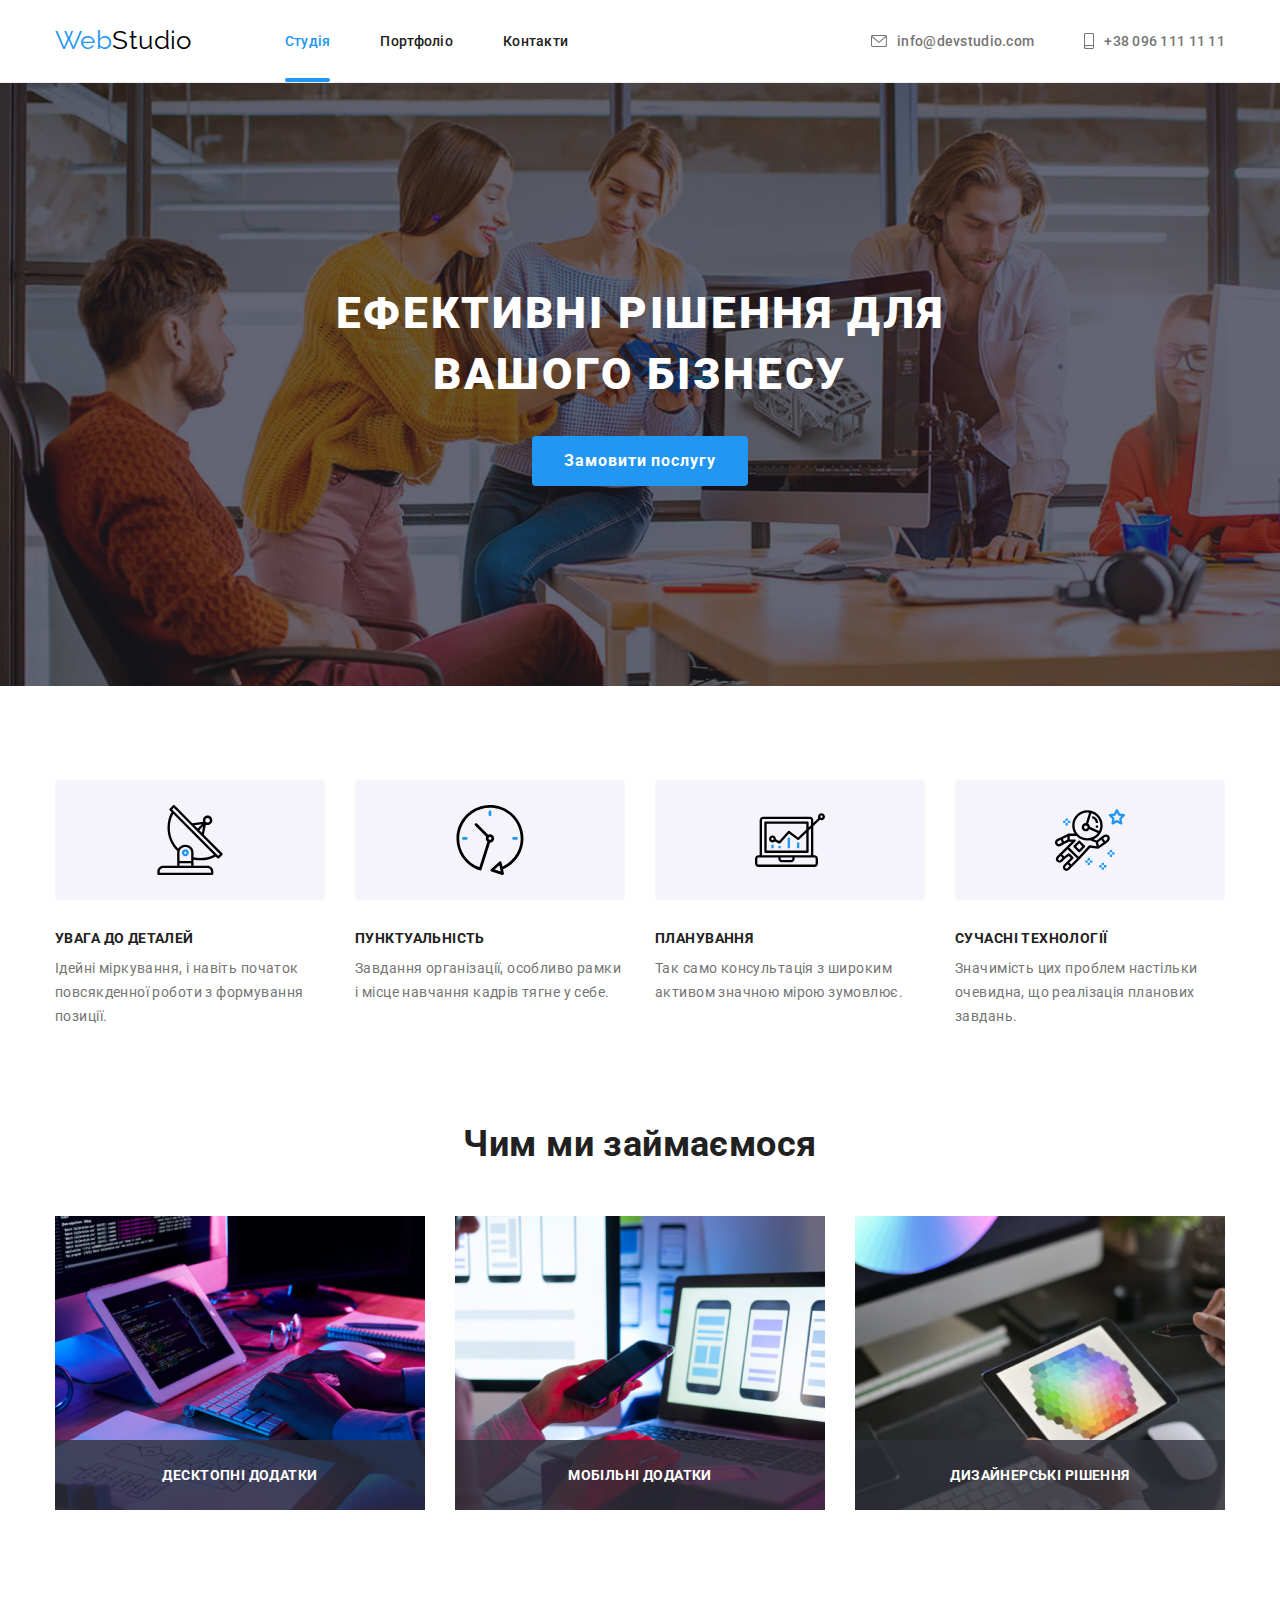
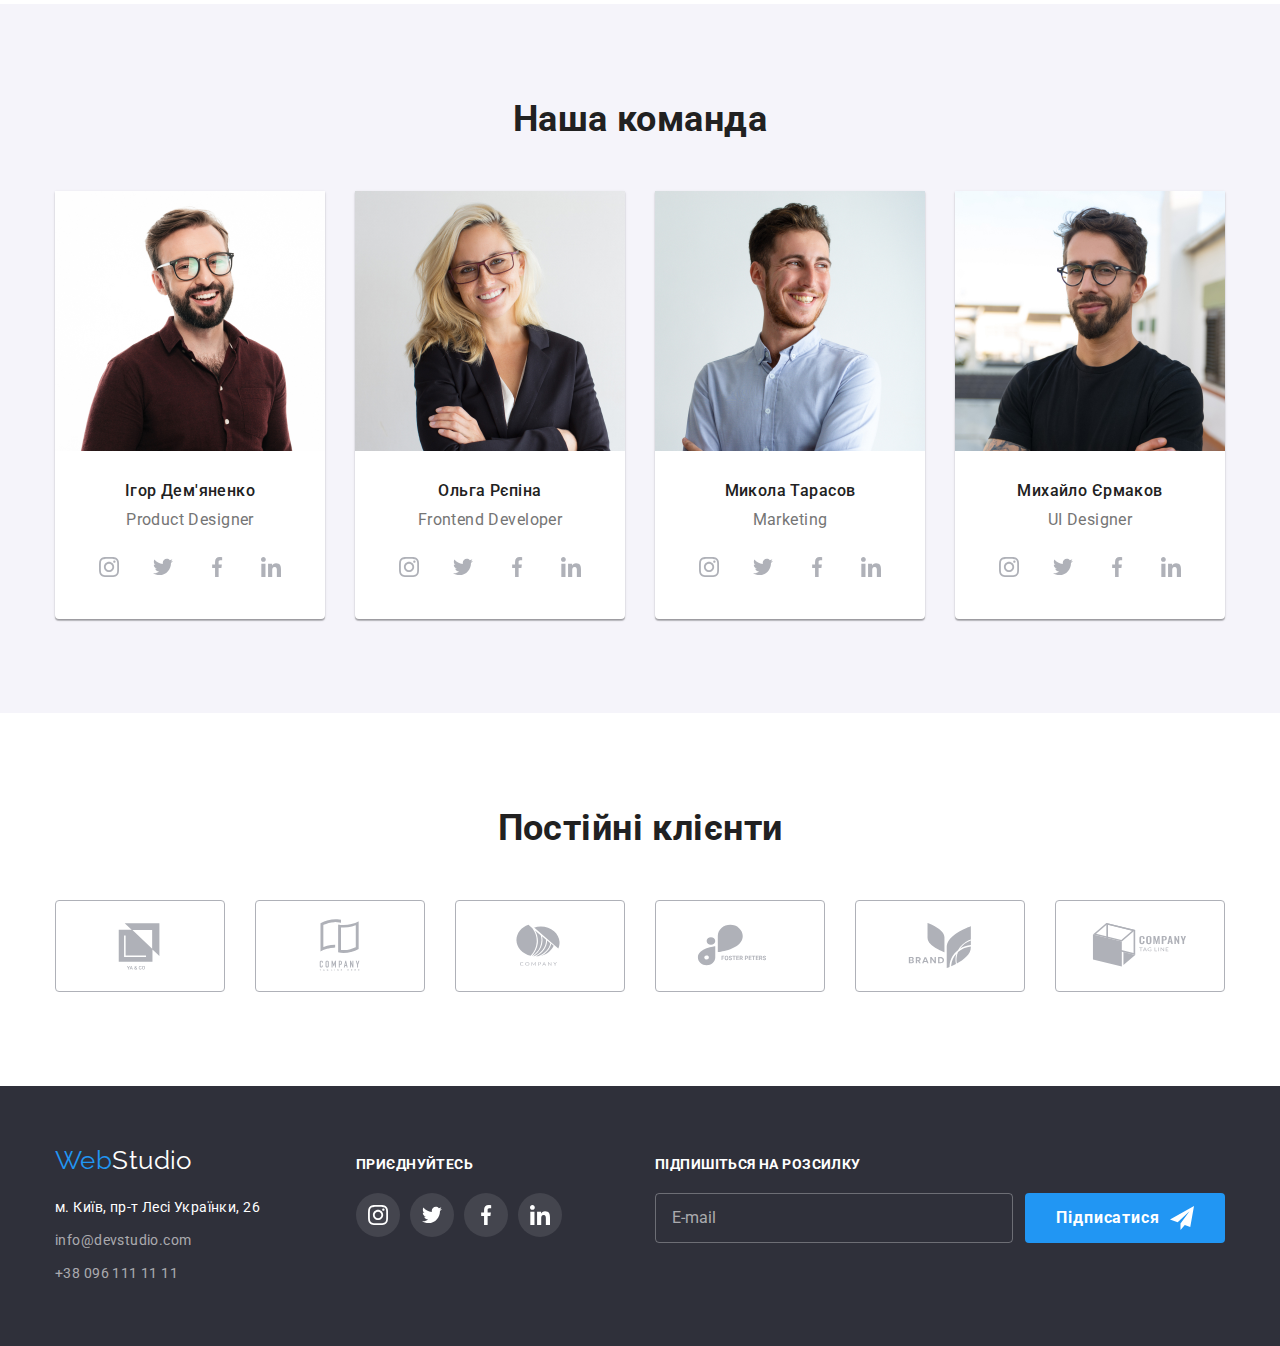
<file: index.html>
<!DOCTYPE html>
<html lang="uk">
  <head>
    <meta charset="UTF-8" />
    <meta http-equiv="X-UA-Compatible" content="IE=edge" />
    <meta name="viewport" content="width=device-width, initial-scale=1.0" />
    <title>Web Studio | Студія</title>

    <link rel="preconnect" href="https://fonts.googleapis.com" />
    <link rel="preconnect" href="https://fonts.gstatic.com" crossorigin />

    <link
      rel="stylesheet"
      href="https://cdnjs.cloudflare.com/ajax/libs/modern-normalize/1.1.0/modern-normalize.min.css"
    />

    <link
      href="https://fonts.googleapis.com/css2?family=Raleway:wght@700&family=Roboto:wght@400;500;700;900&display=swap"
      rel="stylesheet"
    />
    <link rel="stylesheet" href="./css/main.css" />
  </head>
  <body>
    <header class="header">
      <div class="container header-container">
        <a href="#" class="logo logo--light"><span class="logo--main-color">Web</span>Studio</a>
        <nav>
          <ul class="nav-links list">
            <li class="nav-links__item">
              <a class="nav-links__link link active" href="./index.html">Студія</a>
            </li>
            <li class="nav-links__item">
              <a class="nav-links__link link" href="./portfolio.html">Портфоліо</a>
            </li>
            <li class="nav-links__item"><a class="nav-links__link link" href="#">Контакти</a></li>
          </ul>
        </nav>
        <ul class="address-links list">
          <li class="address-links__item">
            <a class="address-links__link link" href="mailto:info@devstudio.com">
              <svg class="address-links__icon" width="16" height="12">
                <use href="./images/symbol-defs.svg#icon-envelope"></use>
              </svg>
              <span>info@devstudio.com</span>
            </a>
          </li>
          <li class="address-links__item">
            <a class="address-links__link link" href="tel:+380961111111">
              <svg class="address-links__icon" width="10" height="16">
                <use href="./images/symbol-defs.svg#icon-smartphone"></use>
              </svg>
              <span>+38 096 111 11 11</span>
            </a>
          </li>
        </ul>
      </div>
    </header>

    <!-- Мейн -->

    <main>
      <section class="banner">
        <div class="banner-container container">
          <h1 class="banner-title">Ефективні рішення для вашого бізнесу</h1>
          <button class="banner-btn button" type="button" data-modal-open>Замовити послугу</button>
        </div>
      </section>
      <section class="features">
        <div class="features-container container">
          <!-- Скритий підзаголовок  
        <h2>Переваги</h2>-->
          <ul class="features-list list">
            <li class="features-list__item">
              <div class="features-list__icon">
                <svg width="70" height="70">
                  <use href="./images/symbol-defs.svg#icon-antenna"></use>
                </svg>
              </div>
              <h3 class="features-list__title">УВАГА ДО ДЕТАЛЕЙ</h3>
              <p class="features-list__descr">
                Ідейні міркування, і навіть початок повсякденної роботи з формування позиції.
              </p>
            </li>
            <li class="features-list__item">
              <div class="features-list__icon">
                <svg width="70" height="70">
                  <use href="./images/symbol-defs.svg#icon-clock"></use>
                </svg>
              </div>
              <h3 class="features-list__title">ПУНКТУАЛЬНІСТЬ</h3>
              <p class="features-list__descr">
                Завдання організації, особливо рамки і місце навчання кадрів тягне у себе.
              </p>
            </li>
            <li class="features-list__item">
              <div class="features-list__icon">
                <svg width="70" height="70">
                  <use href="./images/symbol-defs.svg#icon-diagram"></use>
                </svg>
              </div>
              <h3 class="features-list__title">ПЛАНУВАННЯ</h3>
              <p class="features-list__descr">
                Так само консультація з широким активом значною мірою зумовлює.
              </p>
            </li>
            <li class="features-list__item">
              <div class="features-list__icon">
                <svg width="70" height="70">
                  <use href="./images/symbol-defs.svg#icon-astronaut"></use>
                </svg>
              </div>
              <h3 class="features-list__title">СУЧАСНІ ТЕХНОЛОГІЇ</h3>
              <p class="features-list__descr">
                Значимість цих проблем настільки очевидна, що реалізація планових завдань.
              </p>
            </li>
          </ul>
        </div>
      </section>
      <section class="work">
        <div class="work-container container">
          <h2 class="work__title">Чим ми займаємося</h2>
          <ul class="work-list list">
            <li class="work-list__item">
              <img
                src="./images/box-1.jpg"
                alt="Робочий стіл, на якому монітор, планшет та клавіатура; на клавіатурі руки друкують текст"
                width="370"
              />
              <p class="work-list__descr">Десктопні додатки</p>
            </li>
            <li class="work-list__item">
              <img
                src="./images/box-2.jpg"
                alt="Ноутбук з презентацією, одна рука лежить на клавіатурі, інша тримає телефон"
                width="370"
              />
              <p class="work-list__descr">Мобільні додатки</p>
            </li>
            <li class="work-list__item">
              <img
                src="./images/box-3.jpg"
                alt="В руках знаходиться планшет з палітрою кольорів на екрані"
                width="370"
              />
              <p class="work-list__descr">Дизайнерські рішення</p>
            </li>
          </ul>
        </div>
      </section>
      <section class="team">
        <div class="team-container container">
          <h2 class="team__title">Наша команда</h2>
          <ul class="team-list list">
            <li class="team-list__item">
              <img src="./images/img-1.jpg" alt="Чоловік" width="270" />
              <div class="team-list__descr">
                <h3 class="team-list__name">Ігор Дем'яненко</h3>
                <p class="team-list__prof" lang="en">Product Designer</p>
                <ul class="social-media-list list">
                  <li class="social-media-list__item">
                    <a class="social-media-list__link" target="_blank" href="#">
                      <svg class="social-media-list__icon" width="20" height="20">
                        <use href="./images/symbol-defs.svg#icon-instagram"></use>
                      </svg>
                    </a>
                  </li>
                  <li class="social-media-list__item">
                    <a class="social-media-list__link" target="_blank" href="#">
                      <svg class="social-media-list__icon" width="20" height="20">
                        <use href="./images/symbol-defs.svg#icon-twitter"></use>
                      </svg>
                    </a>
                  </li>
                  <li class="social-media-list__item">
                    <a class="social-media-list__link" target="_blank" href="#">
                      <svg class="social-media-list__icon" width="20" height="20">
                        <use href="./images/symbol-defs.svg#icon-facebook"></use>
                      </svg>
                    </a>
                  </li>
                  <li class="social-media-list__item">
                    <a class="social-media-list__link" target="_blank" href="#">
                      <svg class="social-media-list__icon" width="20" height="20">
                        <use href="./images/symbol-defs.svg#icon-linkedin"></use>
                      </svg>
                    </a>
                  </li>
                </ul>
              </div>
            </li>
            <li class="team-list__item">
              <img src="./images/img-2.jpg" alt="Жінка" width="270" />
              <div class="team-list__descr">
                <h3 class="team-list__name">Ольга Рєпіна</h3>
                <p class="team-list__prof" lang="en">Frontend Developer</p>
                <ul class="social-media-list list">
                  <li class="social-media-list__item">
                    <a class="social-media-list__link" target="_blank" href="#">
                      <svg class="social-media-list__icon" width="20" height="20">
                        <use href="./images/symbol-defs.svg#icon-instagram"></use>
                      </svg>
                    </a>
                  </li>
                  <li class="social-media-list__item">
                    <a class="social-media-list__link" target="_blank" href="#">
                      <svg class="social-media-list__icon" width="20" height="20">
                        <use href="./images/symbol-defs.svg#icon-twitter"></use>
                      </svg>
                    </a>
                  </li>
                  <li class="social-media-list__item">
                    <a class="social-media-list__link" target="_blank" href="#">
                      <svg class="social-media-list__icon" width="20" height="20">
                        <use href="./images/symbol-defs.svg#icon-facebook"></use>
                      </svg>
                    </a>
                  </li>
                  <li class="social-media-list__item">
                    <a class="social-media-list__link" target="_blank" href="#">
                      <svg class="social-media-list__icon" width="20" height="20">
                        <use href="./images/symbol-defs.svg#icon-linkedin"></use>
                      </svg>
                    </a>
                  </li>
                </ul>
              </div>
            </li>
            <li class="team-list__item">
              <img src="./images/img-3.jpg" alt="Чоловік" width="270" />
              <div class="team-list__descr">
                <h3 class="team-list__name">Микола Тарасов</h3>
                <p class="team-list__prof" lang="en">Marketing</p>
                <ul class="social-media-list list">
                  <li class="social-media-list__item">
                    <a class="social-media-list__link" target="_blank" href="#">
                      <svg class="social-media-list__icon" width="20" height="20">
                        <use href="./images/symbol-defs.svg#icon-instagram"></use>
                      </svg>
                    </a>
                  </li>
                  <li class="social-media-list__item">
                    <a class="social-media-list__link" target="_blank" href="#">
                      <svg class="social-media-list__icon" width="20" height="20">
                        <use href="./images/symbol-defs.svg#icon-twitter"></use>
                      </svg>
                    </a>
                  </li>
                  <li class="social-media-list__item">
                    <a class="social-media-list__link" target="_blank" href="#">
                      <svg class="social-media-list__icon" width="20" height="20">
                        <use href="./images/symbol-defs.svg#icon-facebook"></use>
                      </svg>
                    </a>
                  </li>
                  <li class="social-media-list__item">
                    <a class="social-media-list__link" target="_blank" href="#">
                      <svg class="social-media-list__icon" width="20" height="20">
                        <use href="./images/symbol-defs.svg#icon-linkedin"></use>
                      </svg>
                    </a>
                  </li>
                </ul>
              </div>
            </li>
            <li class="team-list__item">
              <img src="./images/img-4.jpg" alt="Чоловік" width="270" />
              <div class="team-list__descr">
                <h3 class="team-list__name">Михайло Єрмаков</h3>
                <p class="team-list__prof" lang="en">UI Designer</p>
                <ul class="social-media-list list">
                  <li class="social-media-list__item">
                    <a class="social-media-list__link" target="_blank" href="#">
                      <svg class="social-media-list__icon" width="20" height="20">
                        <use href="./images/symbol-defs.svg#icon-instagram"></use>
                      </svg>
                    </a>
                  </li>
                  <li class="social-media-list__item">
                    <a class="social-media-list__link" target="_blank" href="#">
                      <svg class="social-media-list__icon" width="20" height="20">
                        <use href="./images/symbol-defs.svg#icon-twitter"></use>
                      </svg>
                    </a>
                  </li>
                  <li class="social-media-list__item">
                    <a class="social-media-list__link" target="_blank" href="#">
                      <svg class="social-media-list__icon" width="20" height="20">
                        <use href="./images/symbol-defs.svg#icon-facebook"></use>
                      </svg>
                    </a>
                  </li>
                  <li class="social-media-list__item">
                    <a class="social-media-list__link" target="_blank" href="#">
                      <svg class="social-media-list__icon" width="20" height="20">
                        <use href="./images/symbol-defs.svg#icon-linkedin"></use>
                      </svg>
                    </a>
                  </li>
                </ul>
              </div>
            </li>
          </ul>
        </div>
      </section>
      <section class="clients">
        <div class="clients-container container">
          <h2 class="clients__title">Постійні клієнти</h2>
          <ul class="clients-list list">
            <li class="clients-list__item">
              <a class="clients-list__link" href="#">
                <svg class="clients-list__icon" width="106" height="60">
                  <use href="./images/symbol-defs.svg#icon-logo-1"></use>
                </svg>
              </a>
            </li>
            <li class="clients-list__item">
              <a class="clients-list__link" href="#">
                <svg class="clients-list__icon" width="106" height="60">
                  <use href="./images/symbol-defs.svg#icon-logo-2"></use>
                </svg>
              </a>
            </li>
            <li class="clients-list__item">
              <a class="clients-list__link" href="#">
                <svg class="clients-list__icon" width="106" height="60">
                  <use href="./images/symbol-defs.svg#icon-logo-3"></use>
                </svg>
              </a>
            </li>
            <li class="clients-list__item">
              <a class="clients-list__link" href="#">
                <svg class="clients-list__icon" width="106" height="60">
                  <use href="./images/symbol-defs.svg#icon-logo-4"></use>
                </svg>
              </a>
            </li>
            <li class="clients-list__item">
              <a class="clients-list__link" href="#">
                <svg class="clients-list__icon" width="106" height="60">
                  <use href="./images/symbol-defs.svg#icon-logo-5"></use>
                </svg>
              </a>
            </li>
            <li class="clients-list__item">
              <a class="clients-list__link" href="#">
                <svg class="clients-list__icon" width="106" height="60">
                  <use href="./images/symbol-defs.svg#icon-logo-6"></use>
                </svg>
              </a>
            </li>
          </ul>
        </div>
      </section>
    </main>

    <!-- Футер -->

    <footer class="contacts">
      <div class="contacts-container container">
        <div class="contacts-left-col">
          <a class="logo logo--dark" href="#"><span class="logo--main-color">Web</span>Studio</a>
          <address>
            <ul class="contacts-list list">
              <li class="contacts-list__item">
                <a
                  class="contacts-list__link link--address link"
                  href="https://goo.gl/maps/NFWaWCBF67r8jR2YA"
                  rel="noreferrer noopener"
                  target="_blank"
                  >м. Київ, пр-т Лесі Українки, 26</a
                >
              </li>
              <li class="contacts-list__item">
                <a class="contacts-list__link link--email link" href="mailto:info@devstudio.com"
                  >info@devstudio.com</a
                >
              </li>
              <li class="contacts-list__item">
                <a class="contacts-list__link link--number link" href="tel:+380961111111"
                  >+38 096 111 11 11</a
                >
              </li>
            </ul>
          </address>
        </div>
        <div class="contacts-right-col">
          <div class="contacts-social-list list">
            <p class="contacts-social-list__title">приєднуйтесь</p>
            <div class="contacts-social-div">
              <a class="contacts-social-list__link link" target="_blank" href="#">
                <svg class="social-media-list__icon" width="20" height="20">
                  <use href="./images/symbol-defs.svg#icon-instagram"></use>
                </svg>
              </a>

              <a class="contacts-social-list__link link" target="_blank" href="#">
                <svg class="social-media-list__icon" width="20" height="20">
                  <use href="./images/symbol-defs.svg#icon-twitter"></use>
                </svg>
              </a>

              <a class="contacts-social-list__link link" target="_blank" href="#">
                <svg class="social-media-list__icon" width="20" height="20">
                  <use href="./images/symbol-defs.svg#icon-facebook"></use>
                </svg>
              </a>

              <a class="contacts-social-list__link link" target="_blank" href="#">
                <svg class="social-media-list__icon" width="20" height="20">
                  <use href="./images/symbol-defs.svg#icon-linkedin"></use>
                </svg>
              </a>
            </div>
          </div>
        </div>

        <!-- Форма -->

        <div class="contacts-third-col">
          <form class="contacts-form">
            <label>
              <p class="contacts-form__title">Підпишіться на розсилку</p>
              <div class="input-btn-wrapper">
                <input
                  class="contacts-form__email-input"
                  type="email"
                  name="user-email"
                  placeholder="E-mail"
                />
                <button type="submit" class="contacts-form__submit-btn">
                  Підписатися
                  <svg class="contacts-form__send-icon" width="24" height="24">
                    <use href="./images/symbol-defs.svg#icon-send"></use>
                  </svg>
                </button>
              </div>
            </label>
          </form>
        </div>
      </div>
    </footer>

    <!-- Модальне вікно -->

    <div class="backdrop is-hidden" data-modal>
      <div class="modal">
        <button type="button" class="close-btn" data-modal-close>
          <svg class="close-icon" width="11" height="11">
            <use href="./images/symbol-defs.svg#icon-x"></use>
          </svg>
        </button>
        <p class="modal-title">Залиште свої дані, ми вам передзвонимо</p>
        <label>
          <div class="name-label label">
            <label>
              <p class="input-title">Ім'я</p>
              <div class="input-wrapper">
                <input type="text" name="name-input" class="input name-input" />
                <svg class="name-icon icon" width="12" height="12">
                  <use href="./images/symbol-defs.svg#icon-avatar"></use>
                </svg>
              </div>
            </label>
          </div>
          <div class="tel-label label">
            <label>
              <p class="input-title">Телефон</p>
              <div class="input-wrapper">
                <input type="tel" name="tel-input" class="input tel-input" />
                <svg class="tel-icon icon" width="13" height="13">
                  <use href="./images/symbol-defs.svg#icon-tel"></use>
                </svg>
              </div>
            </label>
          </div>
          <div class="mail-label label">
            <label>
              <p class="input-title">Пошта</p>
              <div class="input-wrapper">
                <input type="email" name="mail-input" class="input mail-input" />
                <svg class="mail-icon icon" width="15" height="12">
                  <use href="./images/symbol-defs.svg#icon-mail"></use>
                </svg>
              </div>
            </label>
          </div>
          <div class="comment-label label">
            <label>
              <p class="input-title">Коментар</p>
              <div class="input-wrapper">
                <textarea
                  type="text"
                  name="comment-input"
                  placeholder="Введіть текст"
                  class="input comment-input"
                ></textarea>
              </div>
            </label>
          </div>
          <label>
            <div class="checkbox-wrapper">
              <input type="checkbox" name="agreement-checkbox" class="agreement-input" />
              <svg class="unchecked-icon" width="24" height="22">
                <use href="./images/symbol-defs.svg#icon-unchecked"></use>
              </svg>
              <svg class="checked-icon" width="16" height="15">
                <use href="./images/symbol-defs.svg#icon-checked"></use>
              </svg>
              <span class="agreement-text"
                >Погоджуюся з розсилкою та приймаю&nbsp<a class="link agreement-link" href="#"
                  >Умови договору</a
                ></span
              >
            </div>
          </label>
          <button type="submit" class="modal-submit-btn">Відправити</button>
        </label>
      </div>
    </div>

    <script src="./js/modal.js"></script>
  </body>
</html>
</file>
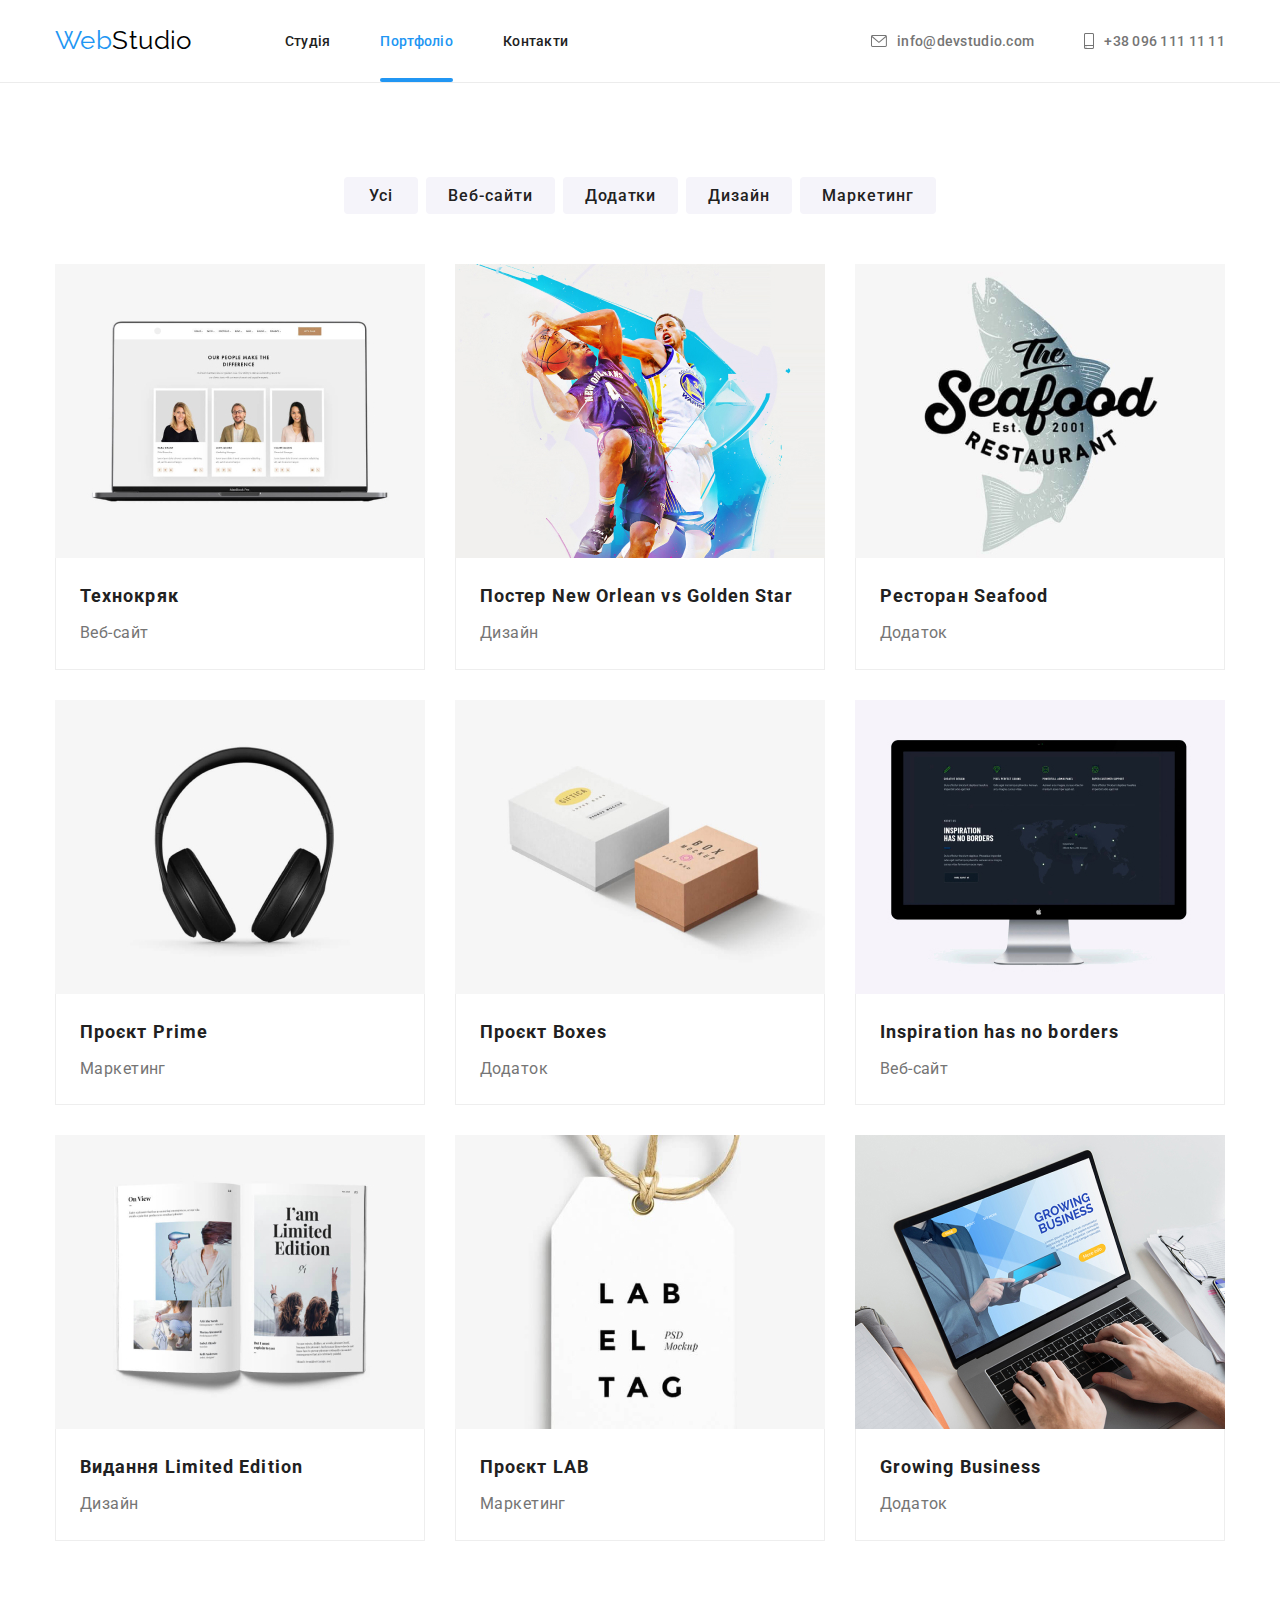
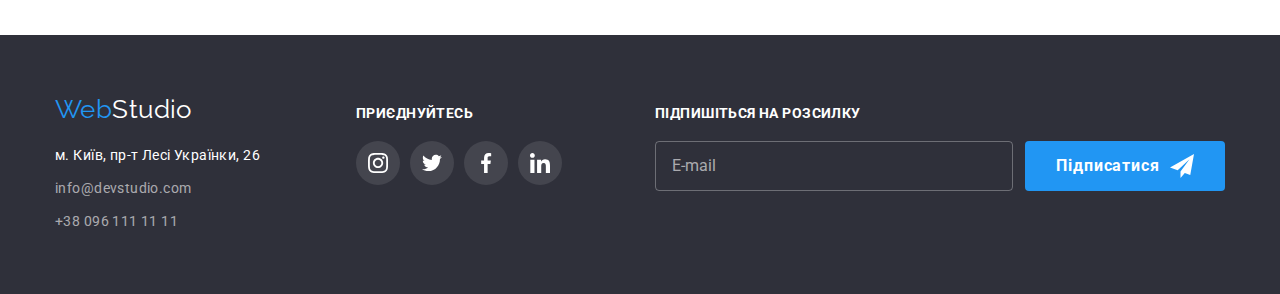
<file: portfolio.html>
<!DOCTYPE html>
<html lang="uk">
  <head>
    <meta charset="UTF-8" />
    <meta http-equiv="X-UA-Compatible" content="IE=edge" />
    <meta name="viewport" content="width=device-width, initial-scale=1.0" />
    <title>Web Studio | Портфоліо</title>

    <link rel="preconnect" href="https://fonts.googleapis.com" />
    <link rel="preconnect" href="https://fonts.gstatic.com" crossorigin />

    <link
      rel="stylesheet"
      href="https://cdnjs.cloudflare.com/ajax/libs/modern-normalize/1.1.0/modern-normalize.min.css"
    />

    <link
      href="https://fonts.googleapis.com/css2?family=Raleway:wght@700&family=Roboto:wght@400;500;700;900&display=swap"
      rel="stylesheet"
    />
    <link rel="stylesheet" href="./css/main.css" />
  </head>
  <body>
    <header class="header">
      <div class="container header-container">
        <a href="#" class="logo logo--light"><span class="logo--main-color">Web</span>Studio</a>
        <nav>
          <ul class="nav-links list">
            <li class="nav-links__item">
              <a class="nav-links__link link" href="./index.html">Студія</a>
            </li>
            <li class="nav-links__item">
              <a class="nav-links__link link active" href="./portfolio.html">Портфоліо</a>
            </li>
            <li class="nav-links__item"><a class="nav-links__link link" href="#">Контакти</a></li>
          </ul>
        </nav>
        <ul class="address-links list">
          <li class="address-links__item">
            <a class="address-links__link link" href="mailto:info@devstudio.com">
              <svg class="address-links__icon" width="16" height="12">
                <use href="./images/symbol-defs.svg#icon-envelope"></use>
              </svg>
              <span>info@devstudio.com</span>
            </a>
          </li>
          <li class="address-links__item">
            <a class="address-links__link link" href="tel:+380961111111">
              <svg class="address-links__icon" width="10" height="16">
                <use href="./images/symbol-defs.svg#icon-smartphone"></use>
              </svg>
              <span>+38 096 111 11 11</span>
            </a>
          </li>
        </ul>
      </div>
    </header>
    <main>
      <section class="portfolio">
        <div class="container">
          <!-- Прихований заголовок 
        <h1>Проекти WebStudio</h1>-->
          <ul class="filter list">
            <li class="filter-item"><button class="filter-btn" type="button">Усі</button></li>
            <li class="filter-item"><button class="filter-btn" type="button">Веб-сайти</button></li>
            <li class="filter-item"><button class="filter-btn" type="button">Додатки</button></li>
            <li class="filter-item"><button class="filter-btn" type="button">Дизайн</button></li>
            <li class="filter-item"><button class="filter-btn" type="button">Маркетинг</button></li>
          </ul>
          <ul class="projects list">
            <li class="project">
              <a class="link" href="#">
                <div class="img-wrap">
                  <img src="./images/pr-1.jpg" alt="Ноутбук" width="370" />
                  <p class="pr-text">
                    Ресурс пропонує комплексні пропозиції з різним рівнем функціоналу та сервісів.
                    Все це дозволить відвідувачу отримати вичерпні відомості про компанію чи
                    приватну особу.
                  </p>
                </div>
                <div class="img-descr">
                  <h2 class="pr-name">Технокряк</h2>
                  <p class="pr-descr">Веб-сайт</p>
                </div>
              </a>
            </li>
            <li class="project">
              <a class="link" href="#">
                <div class="img-wrap">
                  <img src="./images/pr-2.jpg" alt="баскетболісти" width="370" />
                  <p class="pr-text">
                    Ресурс пропонує комплексні пропозиції з різним рівнем функціоналу та сервісів.
                    Все це дозволить відвідувачу отримати вичерпні відомості про компанію чи
                    приватну особу.
                  </p>
                </div>
                <div class="img-descr">
                  <h2 class="pr-name">Постер <span lang="en">New Orlean vs Golden Star</span></h2>
                  <p class="pr-descr">Дизайн</p>
                </div>
              </a>
            </li>
            <li class="project">
              <a class="link" href="#">
                <div class="img-wrap">
                  <img
                    src="./images/pr-3.jpg"
                    alt="Напис на фоні малюнка риби: Рибний ресторан, з 2001
                                року"
                    width="370"
                  />
                  <p class="pr-text">
                    Ресурс пропонує комплексні пропозиції з різним рівнем функціоналу та сервісів.
                    Все це дозволить відвідувачу отримати вичерпні відомості про компанію чи
                    приватну особу.
                  </p>
                </div>
                <div class="img-descr">
                  <h2 class="pr-name">Ресторан <span lang="en">Seafood</span></h2>
                  <p class="pr-descr">Додаток</p>
                </div>
              </a>
            </li>
            <li class="project">
              <a class="link" href="#">
                <div class="img-wrap">
                  <img src="./images/pr-4.jpg" alt="Навушники" width="370" />
                  <p class="pr-text">
                    Ресурс пропонує комплексні пропозиції з різним рівнем функціоналу та сервісів.
                    Все це дозволить відвідувачу отримати вичерпні відомості про компанію чи
                    приватну особу.
                  </p>
                </div>
                <div class="img-descr">
                  <h2 class="pr-name">Проєкт <span lang="en">Prime</span></h2>
                  <p class="pr-descr">Маркетинг</p>
                </div>
              </a>
            </li>
            <li class="project">
              <a class="link" href="#">
                <div class="img-wrap">
                  <img src="./images/pr-5.jpg" alt="Дві коробки" width="370" />
                  <p class="pr-text">
                    Ресурс пропонує комплексні пропозиції з різним рівнем функціоналу та сервісів.
                    Все це дозволить відвідувачу отримати вичерпні відомості про компанію чи
                    приватну особу.
                  </p>
                </div>
                <div class="img-descr">
                  <h2 class="pr-name">Проєкт <span lang="en">Boxes</span></h2>
                  <p class="pr-descr">Додаток</p>
                </div>
              </a>
            </li>
            <li class="project">
              <a class="link" href="#">
                <div class="img-wrap">
                  <img src="./images/pr-6.jpg" alt="Монітор" width="370" />
                  <p class="pr-text">
                    Ресурс пропонує комплексні пропозиції з різним рівнем функціоналу та сервісів.
                    Все це дозволить відвідувачу отримати вичерпні відомості про компанію чи
                    приватну особу.
                  </p>
                </div>
                <div class="img-descr">
                  <h2 class="pr-name" lang="en">Inspiration has no borders</h2>
                  <p class="pr-descr">Веб-сайт</p>
                </div>
              </a>
            </li>
            <li class="project">
              <a class="link" href="#">
                <div class="img-wrap">
                  <img src="./images/pr-7.jpg" alt="Книга" width="370" />
                  <p class="pr-text">
                    Ресурс пропонує комплексні пропозиції з різним рівнем функціоналу та сервісів.
                    Все це дозволить відвідувачу отримати вичерпні відомості про компанію чи
                    приватну особу.
                  </p>
                </div>
                <div class="img-descr">
                  <h2 class="pr-name">Видання <span lang="en">Limited Edition</span></h2>
                  <p class="pr-descr">Дизайн</p>
                </div>
              </a>
            </li>
            <li class="project">
              <a class="link" href="#">
                <div class="img-wrap">
                  <img src="./images/pr-8.jpg" alt="Картонний ярлик" width="370" />
                  <p class="pr-text">
                    Ресурс пропонує комплексні пропозиції з різним рівнем функціоналу та сервісів.
                    Все це дозволить відвідувачу отримати вичерпні відомості про компанію чи
                    приватну особу.
                  </p>
                </div>
                <div class="img-descr">
                  <h2 class="pr-name">Проєкт <span lang="en">LAB</span></h2>
                  <p class="pr-descr">Маркетинг</p>
                </div>
              </a>
            </li>
            <li class="project">
              <a class="link" href="#">
                <div class="img-wrap">
                  <img src="./images/pr-9.jpg" alt="Руки друкують на ноутбуці" width="370" />
                  <p class="pr-text">
                    Ресурс пропонує комплексні пропозиції з різним рівнем функціоналу та сервісів.
                    Все це дозволить відвідувачу отримати вичерпні відомості про компанію чи
                    приватну особу.
                  </p>
                </div>
                <div class="img-descr">
                  <h2 class="pr-name" lang="en">Growing Business</h2>
                  <p class="pr-descr">Додаток</p>
                </div>
              </a>
            </li>
          </ul>
        </div>
      </section>
    </main>
    <footer class="contacts">
      <div class="contacts-container container">
        <div class="contacts-left-col">
          <a class="logo logo--dark" href="#"><span class="logo--main-color">Web</span>Studio</a>
          <address>
            <ul class="contacts-list list">
              <li class="contacts-list__item">
                <a
                  class="contacts-list__link link--address link"
                  href="https://goo.gl/maps/NFWaWCBF67r8jR2YA"
                  rel="noreferrer noopener"
                  target="_blank"
                  >м. Київ, пр-т Лесі Українки, 26</a
                >
              </li>
              <li class="contacts-list__item">
                <a class="contacts-list__link link--email link" href="mailto:info@devstudio.com"
                  >info@devstudio.com</a
                >
              </li>
              <li class="contacts-list__item">
                <a class="contacts-list__link link--number link" href="tel:+380961111111"
                  >+38 096 111 11 11</a
                >
              </li>
            </ul>
          </address>
        </div>
        <div class="contacts-right-col">
          <div class="contacts-social-list list">
            <p class="contacts-social-list__title">приєднуйтесь</p>
            <div class="contacts-social-div">
              <a class="contacts-social-list__link link" target="_blank" href="#">
                <svg class="social-media-list__icon" width="20" height="20">
                  <use href="./images/symbol-defs.svg#icon-instagram"></use>
                </svg>
              </a>

              <a class="contacts-social-list__link link" target="_blank" href="#">
                <svg class="social-media-list__icon" width="20" height="20">
                  <use href="./images/symbol-defs.svg#icon-twitter"></use>
                </svg>
              </a>

              <a class="contacts-social-list__link link" target="_blank" href="#">
                <svg class="social-media-list__icon" width="20" height="20">
                  <use href="./images/symbol-defs.svg#icon-facebook"></use>
                </svg>
              </a>

              <a class="contacts-social-list__link link" target="_blank" href="#">
                <svg class="social-media-list__icon" width="20" height="20">
                  <use href="./images/symbol-defs.svg#icon-linkedin"></use>
                </svg>
              </a>
            </div>
          </div>
        </div>

        <!-- Форма -->

        <div class="contacts-third-col">
          <form class="contacts-form">
            <label>
              <p class="contacts-form__title">Підпишіться на розсилку</p>
              <div class="input-btn-wrapper">
                <input
                  class="contacts-form__email-input"
                  type="email"
                  name="user-email"
                  placeholder="E-mail"
                />
                <button type="submit" class="contacts-form__submit-btn">
                  Підписатися
                  <svg class="contacts-form__send-icon" width="24" height="24">
                    <use href="./images/symbol-defs.svg#icon-send"></use>
                  </svg>
                </button>
              </div>
            </label>
          </form>
        </div>
      </div>
    </footer>
  </body>
</html>
</file>
<file: css/main.css>
:root {
  --main-font: "Roboto", sans-serif;
  --main-color: #2196f3;
  --secondary-color: #f5f4fa;
  --box-color: #2f303a;
  --header-stroke: 1px solid #ececec;
  --card-border: 1px solid #eeeeee;
  --footer-input-border: 1px solid rgba(255, 255, 255, 0.3);
  --modal-placeholder-color: rgba(117, 117, 117, 0.5);
  --modal-input-border: 1px solid rgba(33, 33, 33, 0.2);
  --main-text-color: #212121;
  --secondary-text-color: #757575;
  --team-social-media: #afb1b8;
  --white-color: #ffffff;
  --black-color: #000000;
  --pr-text-color: rgba(33, 150, 243, 0.9);
  --backdrop-color: rgba(0, 0, 0, 0.2);
  --img-text-bg-color: rgba(47, 48, 58, 0.8);
  --transparent-grey-color: rgba(255, 255, 255, 0.6);
  --transparent-grey-second-color: rgba(255, 255, 255, 0.1);
  --modal-shadow: 0px 1px 3px rgba(0, 0, 0, 0.12), 0px 1px 1px rgba(0, 0, 0, 0.14),
    0px 2px 1px rgba(0, 0, 0, 0.2);
  --modal-submit-button-shadow: 0px 4px 4px rgba(0, 0, 0, 0.15);
  --img-card-shadow: 0px 1px 3px rgba(0, 0, 0, 0.12), 0px 1px 1px rgba(0, 0, 0, 0.14),
    0px 2px 1px rgba(0, 0, 0, 0.2);
  --btn-shadow: 0px 3px 1px rgba(0, 0, 0, 0.1), 0px 1px 2px rgba(0, 0, 0, 0.08),
    0px 2px 2px rgba(0, 0, 0, 0.12);
  --pfoject-card-shadow: 0px 1px 1px rgba(0, 0, 0, 0.12), 0px 4px 4px rgba(0, 0, 0, 0.06),
    1px 4px 6px rgba(0, 0, 0, 0.16);
}

h1,
h2,
h3,
p {
  margin: 0;
}

.list {
  margin: 0;
  padding: 0;
  list-style: none;
}

.link {
  color: inherit;
  text-decoration: none;
}

body {
  font-family: var(--main-font);
  color: var(--main-text-color);
  font-size: 14px;
  letter-spacing: 0.03em;
  background-color: var(--white-color);
}

button {
  cursor: pointer;
  color: var(--white-color);
  font-family: inherit;
  font-size: 16px;
  font-weight: 700;
  line-height: 1.9;
  letter-spacing: 0.06em;
  background-color: var(--main-color);
  border-radius: 4px;
  border: none;
}

.container {
  margin: 0 auto;
  width: 1200px;
  padding-left: 15px;
  padding-right: 15px;
}

img {
  display: block;
  max-width: 100%;
  height: auto;
}

.link:visited {
  color: inherit;
}

.nav-links__link.active {
  position: relative;
  color: var(--main-color);
}

.is-hidden {
  visibility: hidden;
  opacity: 1;
  pointer-events: none;
}

.header {
  border-bottom: var(--header-stroke);
  border-top: 1px solid transparent;
}

.header-container {
  display: flex;
  align-items: center;
}

.logo {
  display: inline-block;
  color: var(--black-color);
  font-family: "Raleway", sans-serif;
  font-size: 26px;
  text-decoration: none;
}

.logo--light {
  margin-right: 93px;
}

.logo--main-color {
  color: var(--main-color);
}

.address-links {
  margin-left: auto;
}

.nav-links,
.address-links {
  display: flex;
}

.nav-links__link,
.address-links__link {
  display: flex;
  align-items: center;
  padding-top: 32px;
  padding-bottom: 32px;
  font-weight: 500;
  line-height: 1.2;
  letter-spacing: 0.02em;
  transition-property: color;
  transition: color 250ms cubic-bezier(0.4, 0, 0.2, 1);
}

.address-links__icon,
.social-media-list__icon,
.clients-list__icon {
  fill: currentColor;
}

.address-links__icon {
  margin-right: 10px;
}

.address-links__link {
  color: var(--secondary-text-color);
}

.nav-links__link:hover, .nav-links__link:focus {
  color: var(--main-color);
}

.address-links__link:hover, .address-links__link:focus {
  color: var(--main-color);
}

.nav-links__item + .nav-links__item,
.address-links__item + .address-links__item {
  margin-left: 50px;
}

.nav-links__link.active::after {
  content: "";
  position: absolute;
  bottom: 0;
  width: 100%;
  height: 4px;
  border-radius: 2px;
  background-color: var(--main-color);
}

.banner {
  max-width: 1600px;
  margin-left: auto;
  margin-right: auto;
  padding-top: 200px;
  padding-bottom: 200px;
  background: linear-gradient(rgba(47, 48, 58, 0.4), rgba(47, 48, 58, 0.4)), url("../images/banner.jpg");
  background-size: cover;
  background-color: var(--box-color);
  text-align: center;
}

.banner-title {
  margin-bottom: 30px;
  margin-left: auto;
  margin-right: auto;
  width: 696px;
  text-transform: uppercase;
  font-size: 44px;
  font-weight: 900;
  line-height: 1.4;
  letter-spacing: 0.06em;
  color: var(--white-color);
}

.banner-btn {
  padding: 10px 32px;
}

.features {
  padding-top: 94px;
}

.features-list,
.work-list,
.team-list,
.social-media-list,
.contacts-social-div {
  display: flex;
}

.features-list__item {
  width: calc((100% - 90px) / 4);
}

.features-list__item + .features-list__item {
  margin-left: 30px;
}

.features-list__icon {
  height: 120px;
  display: flex;
  justify-content: center;
  align-items: center;
  margin-bottom: 30px;
  border-radius: 4px;
  text-align: center;
  background-color: var(--secondary-color);
}

.features-list__title {
  margin-bottom: 10px;
  font-size: inherit;
  line-height: 1.2;
}

.features-list__descr {
  color: var(--secondary-text-color);
  line-height: 1.7;
}

.work,
.team,
.portfolio,
.clients {
  padding-top: 94px;
  padding-bottom: 94px;
}

.work__title,
.team__title,
.clients__title {
  margin: 0;
  margin-bottom: 50px;
  text-align: center;
  font-size: 36px;
  line-height: 1.2;
}

.work-list__item + .work-list__item {
  margin-left: 30px;
}

.work-list__item {
  width: calc((100% - 60px) / 3);
  position: relative;
}

.work-list__descr {
  position: absolute;
  bottom: 0;
  width: 100%;
  height: 70px;
  padding-top: 27px;
  padding-bottom: 27px;
  text-align: center;
  color: var(--white-color);
  background-color: var(--img-text-bg-color);
  text-transform: uppercase;
  line-height: 1.2;
  font-weight: 700;
}

.team {
  background-color: var(--secondary-color);
}

.team-list__item {
  width: calc((100% - 90px) / 4);
  background-color: var(--white-color);
  border-radius: 0px 0px 4px 4px;
  box-shadow: var(--img-card-shadow);
}

.team-list__item + .team-list__item {
  margin-left: 30px;
}

.team-list__descr {
  padding-top: 30px;
  padding-bottom: 30px;
  text-align: center;
}

.team-list__name,
.team-list__prof {
  font-size: 16px;
  line-height: 1.2;
}

.team-list__name {
  font-weight: 500;
  margin-bottom: 10px;
}

.team-list__prof {
  margin-bottom: 16px;
  color: var(--secondary-text-color);
}

.social-media-list {
  justify-content: center;
}

.social-media-list__item {
  width: 44px;
  height: 44px;
}

.social-media-list__item + .social-media-list__item {
  margin-left: 10px;
}

.social-media-list__link {
  color: var(--team-social-media);
  width: 100%;
  height: 100%;
}

.social-media-list__link,
.contacts-social-list__link {
  display: flex;
  justify-content: center;
  align-items: center;
  border-radius: 50%;
  transition-property: color, background-color;
  transition: color 250ms cubic-bezier(0.4, 0, 0.2, 1), background-color 250ms cubic-bezier(0.4, 0, 0.2, 1);
}

.social-media-list__link:hover, .social-media-list__link:focus {
  color: var(--white-color);
  background-color: var(--main-color);
}

.clients-list {
  display: flex;
}

.clients-list__item {
  height: 92px;
  width: calc((100% - 150px) / 6);
}

.clients-list__item + .clients-list__item {
  margin-left: 30px;
}

.clients-list__link {
  width: 100%;
  height: 100%;
  display: flex;
  justify-content: center;
  align-items: center;
  color: var(--team-social-media);
  border: 1px solid var(--team-social-media);
  border-radius: 4px;
  transition-property: color, border-color;
  transition: color 250ms cubic-bezier(0.4, 0, 0.2, 1), border-color 250ms cubic-bezier(0.4, 0, 0.2, 1);
}

.clients-list__link:hover, .clients-list__link:focus {
  color: var(--main-color);
  border-color: var(--main-color);
}

.contacts {
  padding-top: 60px;
  padding-bottom: 60px;
  background-color: var(--box-color);
}

.contacts-container {
  display: flex;
  align-items: baseline;
}

.contacts-left-col {
  width: 231px;
  margin-right: 70px;
}

.logo--dark {
  margin-bottom: 20px;
  color: var(--white-color);
}

.contacts-list__item {
  width: 231px;
}

.contacts-list__item:not(:first-child) {
  margin-top: 9px;
}

.contacts-list__link {
  font-weight: 400;
  line-height: 1.7;
  font-style: normal;
}

.link--address {
  color: var(--white-color);
}

.link--address:visited {
  color: var(--white-color);
}

.link--email,
.link--number {
  color: var(--transparent-grey-color);
  transition-property: color;
  transition: color 250ms cubic-bezier(0.4, 0, 0.2, 1);
}

.link--email:hover, .link--email:focus {
  color: var(--main-color);
}

.link--number:hover, .link--number:focus {
  color: var(--main-color);
}

.contacts-social-list__title,
.contacts-form__title {
  margin-bottom: 20px;
  color: var(--white-color);
  text-transform: uppercase;
  font-weight: 700;
  line-height: 1.2;
}

.contacts-social-list__link + .contacts-social-list__link {
  margin-left: 10px;
}

.contacts-social-list__link {
  width: 44px;
  height: 44px;
  color: var(--white-color);
  background-color: var(--transparent-grey-second-color);
}

.contacts-social-list__link:visited {
  color: var(--white-color);
}

.contacts-social-list__link:hover, .contacts-social-list__link:focus {
  background-color: var(--main-color);
  color: var(--white-color);
}

.contacts-third-col {
  margin-left: auto;
  width: 570px;
}

.contacts-form__title {
  display: block;
}

.contacts-form .input-btn-wrapper {
  display: flex;
}

.contacts-form__email-input {
  margin-right: 12px;
  padding-left: 16px;
  padding-right: 16px;
  flex-grow: 2;
  border: var(--footer-input-border);
  border-radius: 4px;
  background-color: transparent;
  color: var(--white-color);
  transition: border-color 250ms cubic-bezier(0.4, 0, 0.2, 1);
}

.contacts-form__email-input:focus {
  outline: none;
  border-color: var(--main-color);
}
.contacts-form__email-input::placeholder {
  font-size: 16px;
  line-height: 1.3;
  color: var(--transparent-grey-color);
}

.contacts-form__submit-btn {
  min-width: 200px;
  min-height: 50px;
  padding: 0;
  margin-left: auto;
  display: flex;
  align-items: center;
  justify-content: center;
}

.contacts-form__send-icon {
  margin-left: 10px;
  fill: var(--white-color);
}

.backdrop {
  position: fixed;
  opacity: 1;
  top: 0;
  width: 100%;
  height: 100%;
  background-color: var(--backdrop-color);
  display: flex;
  justify-content: center;
  align-items: center;
  transition: opacity 250ms cubic-bezier(0.4, 0, 0.2, 1), visibility 250ms cubic-bezier(0.4, 0, 0.2, 1);
}

.no-scroll {
  overflow: hidden;
}

.backdrop.is-hidden .modal {
  transform: scaleX(0);
}

.modal {
  position: relative;
  min-width: 528px;
  min-height: 581px;
  padding: 40px;
  border-radius: 4px;
  background-color: var(--white-color);
  box-shadow: var(--modal-shadow);
  transform: scaleX(1);
  transition: transform 250ms cubic-bezier(0.4, 0, 0.2, 1);
}

.modal .close-btn {
  position: absolute;
  top: 8px;
  right: 8px;
  width: 30px;
  height: 30px;
  display: flex;
  justify-content: center;
  align-items: center;
  color: var(--black-color);
  background-color: var(--white-color);
  border: 1px solid rgba(0, 0, 0, 0.1);
  border-radius: 50%;
  transition: color 250ms cubic-bezier(0.4, 0, 0.2, 1);
}
.modal .close-btn:hover, .modal .close-btn:focus {
  color: var(--main-color);
}

.modal .close-icon {
  fill: currentColor;
}

.modal .modal-title {
  text-align: center;
  margin-bottom: 12px;
  font-size: 20px;
  font-weight: 700;
  line-height: 1.2;
}

.modal .input-wrapper {
  position: relative;
  margin-top: 4px;
  transition: color 250ms cubic-bezier(0.4, 0, 0.2, 1);
}
.modal .input-wrapper:focus-within {
  color: var(--main-color);
}

.modal .label + .label {
  margin-top: 10px;
}

.modal .input-title, .modal .comment-input::placeholder {
  font-size: 12px;
  line-height: 1.2;
  letter-spacing: 0.01em;
}

.modal .input-title {
  color: var(--secondary-text-color);
}

.modal .input {
  width: 100%;
  height: 40px;
  padding-left: 42px;
  border: var(--modal-input-border);
  border-radius: 4px;
  transition: border-color 250ms cubic-bezier(0.4, 0, 0.2, 1);
}
.modal .input:focus {
  border-color: var(--main-color);
  outline: none;
}

.modal .comment-input {
  height: 120px;
  padding-left: 16px;
  padding-top: 12px;
  resize: none;
}
.modal .comment-input::placeholder {
  color: var(--modal-placeholder-color);
}

.modal .icon {
  fill: currentColor;
  position: absolute;
  left: 15px;
  top: 50%;
  transform: translateY(-50%);
}

.modal .checkbox-wrapper {
  position: relative;
  display: flex;
  align-items: center;
  justify-content: center;
  width: 425px;
  margin: 0 auto;
  margin-top: 20px;
}

.modal .agreement-input {
  opacity: 0;
}
.modal .agreement-input:checked + .unchecked-icon {
  opacity: 0;
}
.modal .agreement-input:checked ~ .checked-icon {
  opacity: 1;
}

.agreement-text {
  line-height: 1.7;
  color: var(--secondary-text-color);
}

.modal .agreement-link {
  color: var(--main-color);
  text-decoration: underline;
}

.modal .unchecked-icon {
  position: absolute;
  left: 1px;
  top: 5px;
  opacity: 1;
  transition: opacity 250ms cubic-bezier(0.4, 0, 0.2, 1);
}

.modal .checked-icon {
  opacity: 0;
  position: absolute;
  left: 5px;
  fill: var(--main-color);
  transition: opacity 250ms cubic-bezier(0.4, 0, 0.2, 1);
}

.modal-submit-btn {
  padding: 10px 52px;
  display: block;
  min-width: 200px;
  margin: 30px auto 0;
  box-shadow: var(--modal-submit-button-shadow);
}

.portfolio .filter {
  margin-bottom: 50px;
  display: flex;
  justify-content: center;
}

.filter-item + .filter-item {
  margin-left: 8px;
}
.filter-item:first-child > .filter-btn {
  padding: 6px 25px;
}

.portfolio .filter-btn {
  padding: 6px 22px;
  color: inherit;
  background-color: var(--secondary-color);
  font-size: 16px;
  font-weight: 500;
  line-height: 1.6;
  font-family: inherit;
  border: none;
  cursor: pointer;
  transition-property: color, background-color, box-shadow;
  transition: color 250ms cubic-bezier(0.4, 0, 0.2, 1), background-color 250ms cubic-bezier(0.4, 0, 0.2, 1), box-shadow 250ms cubic-bezier(0.4, 0, 0.2, 1);
}
.portfolio .filter-btn:hover, .portfolio .filter-btn:focus {
  color: var(--white-color);
  background-color: var(--main-color);
  box-shadow: var(--btn-shadow);
}

.portfolio .projects {
  display: flex;
  flex-wrap: wrap;
}

.projects .project {
  width: calc((100% - 60px) / 3);
}
.projects .project:not(:nth-of-type(3n)) {
  margin-right: 30px;
}
.projects .project:not(:nth-last-child(-n+3)) {
  margin-bottom: 30px;
}

.projects .link {
  display: block;
  transition-property: box-shadow;
  transition: box-shadow 250ms cubic-bezier(0.4, 0, 0.2, 1);
}
.projects .link:hover, .projects .link:focus {
  box-shadow: var(--pfoject-card-shadow);
}
.projects .link:hover .pr-text, .projects .link:focus .pr-text {
  transform: translateY(0);
}

.projects .img-wrap {
  position: relative;
  overflow: hidden;
}

.projects .pr-text {
  position: absolute;
  top: 0;
  width: 100%;
  height: 100%;
  display: flex;
  align-items: center;
  padding-left: 24px;
  padding-right: 24px;
  font-size: 18px;
  line-height: 1.6;
  color: var(--white-color);
  background-color: var(--pr-text-color);
  transform: translateY(101%);
  transition-property: transform;
  transition: transform 250ms cubic-bezier(0.4, 0, 0.2, 1);
}

.portfolio .img-descr {
  padding: 20px 24px;
  border-left: var(--card-border);
  border-right: var(--card-border);
  border-bottom: var(--card-border);
}

.projects .pr-name {
  font-size: 18px;
  line-height: 2;
  letter-spacing: 0.06em;
  margin-bottom: 4px;
}

.projects .pr-descr {
  color: var(--secondary-text-color);
  font-size: 16px;
  line-height: 1.9;
}/*# sourceMappingURL=main.css.map */
</file>
